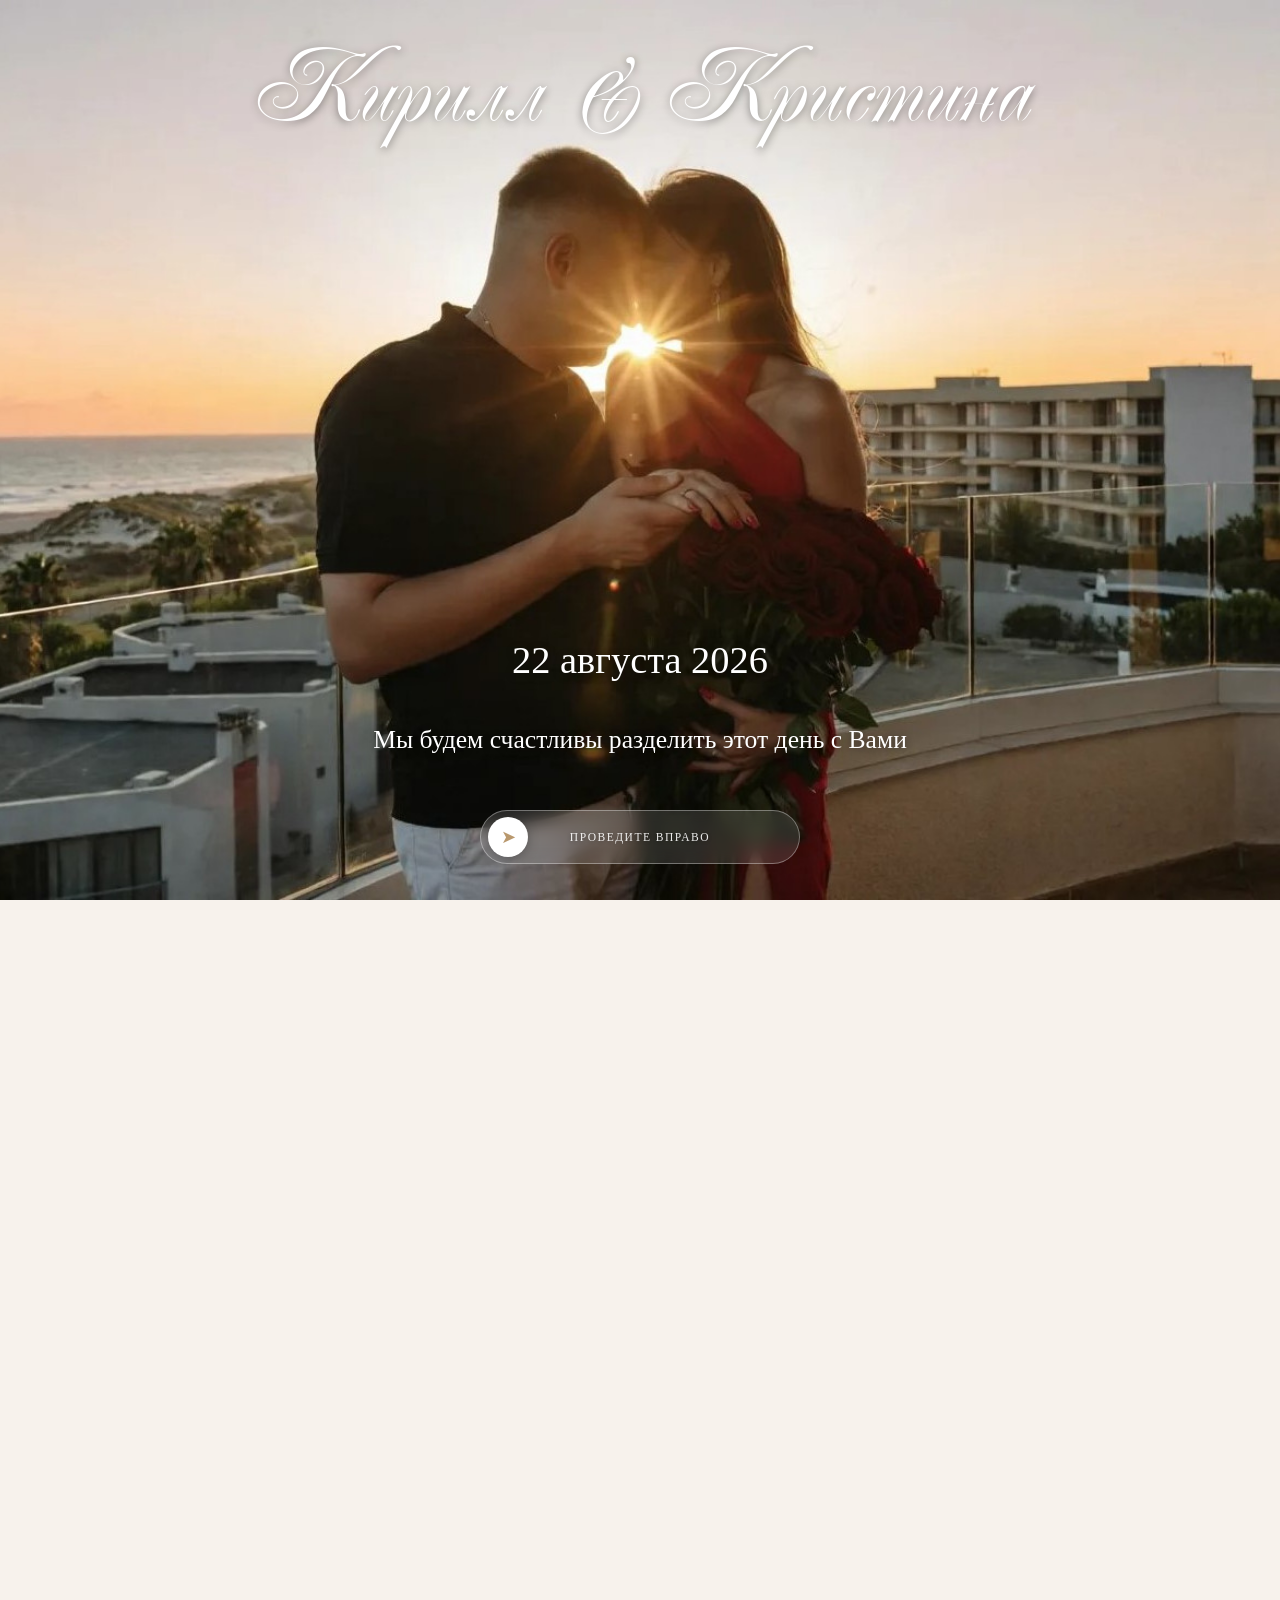
<file: index.html>
<!DOCTYPE html>
<html lang="ru">
<head>
  <meta charset="UTF-8">
  <meta name="viewport" content="width=device-width, initial-scale=1.0">
  <title>Кирилл & Кристина | Свадьба 22.08.2026</title>
  <link rel="stylesheet" href="assets/css/styles.css">
  <meta name="description" content="Приглашение на свадьбу Кирилла и Кристины. 22 августа 2026 года, Краснодар.">
</head>

<script>
	document.addEventListener('DOMContentLoaded', () => {
	const slider = document.getElementById('unlockSlider');
	const thumb = document.getElementById('sliderThumb');
	const track = slider.querySelector('.slider-track');
	let startX = 0, currentX = 0, maxDrag = 0, isDragging = false;

	// Рассчитываем максимальное смещение
	const calcMaxDrag = () => maxDrag = slider.offsetWidth - thumb.offsetWidth - 14;
	window.addEventListener('load', calcMaxDrag);
	window.addEventListener('resize', calcMaxDrag);

	const startDrag = (e) => {
		isDragging = true;
		startX = e.clientX ?? e.touches[0].clientX;
		thumb.classList.add('active');
		thumb.style.transition = 'none';
	};

	const moveDrag = (e) => {
		if (!isDragging) return;
		e.preventDefault();
		const x = e.clientX ?? e.touches[0].clientX;
		let diff = x - startX;
		diff = Math.max(0, Math.min(diff, maxDrag));
		currentX = diff;
		thumb.style.transform = `translateY(-50%) translateX(${currentX}px)`;
		track.style.width = `${(currentX / maxDrag) * 100}%`;
	};

	const endDrag = () => {
		if (!isDragging) return;
		isDragging = false;
		thumb.classList.remove('active');
		thumb.style.transition = 'transform 0.35s cubic-bezier(0.2, 0.8, 0.2, 1)';
		track.style.transition = 'width 0.35s cubic-bezier(0.2, 0.8, 0.2, 1)';

		// Если свайпнули >85% → открываем, иначе → возврат
		if (currentX > maxDrag * 0.85) {
		unlock();
		} else {
		currentX = 0;
		thumb.style.transform = 'translateY(-50%) translateX(0)';
		track.style.width = '0%';
		}
	};

	const unlock = () => {
		currentX = maxDrag;
		thumb.style.transform = `translateY(-50%) translateX(${maxDrag}px)`;
		track.style.width = '100%';

		slider.classList.add('unlocked');

		// Плавно разблокируем скролл и прокручиваем к контенту
		setTimeout(() => {
		document.body.classList.remove('lock-scroll');
		document.getElementById('site').scrollIntoView({ behavior: 'smooth' });
		}, 400);
	};

	slider.addEventListener('pointerdown', startDrag);
	document.addEventListener('pointermove', moveDrag);
	document.addEventListener('pointerup', endDrag);
	document.addEventListener('pointercancel', endDrag);
	});
</script>

<body class="lock-scroll">

  <!-- HERO -->
  <header class="hero">
    <img src="img/start.jpg" alt="Кирилл и Кристина">
    <div class="banner">Кирилл & Кристина</div>
    <div class="banner-date">22 августа 2026</div>
    <div class="banner-message">Мы будем счастливы разделить этот день с Вами</div>
    
	<div class="unlock-slider" id="unlockSlider">
  		<div class="slider-track"></div>
  		<div class="slider-thumb" id="sliderThumb">➤</div>
  		<span class="slider-text">проведите вправо</span>
	</div>
  </header>

	<main id="site">
		<!-- INVITATION -->
		<section class="invitation">
			<div class="timeline_container">
				<h2>Дорогие родные и близкие!</h2>
				
				<div class="invitation_content">
					<div class="invitation_image desktop-only">
						<img src="img/3402.png" alt="Кирилл и Кристина">
					</div>
							
					<p class="invitation-text">
						В нашей жизни произойдёт очень важное событие – наша свадьба!<br>
						Мы верим, что этот день станет красивым началом долгой и счастливой жизни!
					</p>
					<div class="divider"></div>
					
					<div class="calendar-section">
						<div class="month-year">Август 2026</div>
							<div class="calendar">
								<div class="day-header">Пн</div><div class="day-header">Вт</div><div class="day-header">Ср</div>
								<div class="day-header">Чт</div><div class="day-header">Пт</div><div class="day-header">Сб</div><div class="day-header">Вс</div>
								<div class="empty"></div><div class="empty"></div><div class="empty"></div><div class="empty"></div>
								<div class="empty"></div><div class="empty"></div><div class="day">1</div><div class="day">2</div>
								<div class="day">3</div><div class="day">4</div><div class="day">5</div><div class="day">6</div>
								<div class="day">7</div><div class="day">8</div><div class="day">9</div><div class="day">10</div>
								<div class="day">11</div><div class="day">12</div><div class="day">13</div><div class="day">14</div>
								<div class="day">15</div><div class="day">16</div><div class="day">17</div><div class="day">18</div>
								<div class="day">19</div><div class="day">20</div><div class="day">21</div><div class="day special">22</div>
								<div class="day">23</div><div class="day">24</div><div class="day">25</div><div class="day">26</div>
								<div class="day">27</div><div class="day">28</div><div class="day">29</div><div class="day">30</div>
								<div class="day">31</div>
							</div>
					</div>
				</div>
			</div>
		</section>

		<section class="timeline">
			<div class="timeline_container">
				<h2 class="timeline_title">Планы на день: Быть счастливыми</h2>

				<div class="timeline_item">
					<div class="timeline_image">
						<img src="img/ekaterininsky-zal.png" alt="Место регистрации">
					</div>
					<div class="timeline_content">
						<div class="event_header">
							<span class="event_time">12:30</span>
							<span class="event_name">Торжественная церемония</span>
						</div>
						<p class="event_location">Дворец бракосочетания «Екатерининский зал»<br>г. Краснодар, ул. Офицерская, 47</p>
						<p class="event_description">Будем очень рады, если вы приедете немного заранее к началу росписи, чтобы вместе с нами разделить этот трогательный момент.</p>
						<div class="map-card">
							<img src="img/zags-map-snippet.png" alt="Карта проезда к ЗАГС" class="map-card_img">
							<div class="map-card_footer">
								<span>Краснодар, улица Офицерская, 47</span>
								<a href="https://yandex.ru/maps/-/CPw7JO1Y" target="_blank" rel="noopener noreferrer" class="map-card_link">Открыть на карте ↗</a>
							</div>
						</div>
					</div>
				</div>

				<div class="timeline_item timeline_item--reverse">
					<div class="timeline_image">
						<img src="img/berega-rest.webp" alt="Ресторан Берега">
					</div>
					<div class="timeline_content">
							<div class="event_header">
								<span class="event_time">15:30</span>
								<span class="event_name">Фуршет</span>
							</div>
						<p class="event_location">Ресторан «Берега»</p>
						<p class="event_description">Продолжаем праздник за ужином, тёплыми тостами, громким смехом и танцами до последней песни — моментами, которые будем вспоминать ещё много лет.</p>
						<div class="map-card">
							<img src="img/berega-map-snippet.png" alt="Карта проезда к Ресторану" class="map-card_img">
							<div class="map-card_footer">
								<span>Краснодар, хутор Ленина, 383</span>
								<a href="https://yandex.ru/maps/-/CPwCEN6P" target="_blank" rel="noopener noreferrer" class="map-card_link">Открыть на карте ↗</a>
							</div>
						</div>
					</div>
				</div>

				<div class="timeline_item ">
					<div class="timeline_gallery">
						<div class="gallery-item span-wide"><img src="img/berega-rest-10.webp" alt="Фуршет 1"></div>
						<div class="gallery-item"><img src="img/berega-rest-11.webp" alt="Фуршет 2"></div>
						<div class="gallery-item"><img src="img/berega-rest-12.webp" alt="Фуршет 3"></div>
						<div class="gallery-item span-wide"><img src="img/berega-rest-13.webp" alt="Фуршет 4"></div>
					</div>
					<div class="timeline_content">
							<div class="event_header">
							<span class="event_time">17:00</span>
							<span class="event_name">Банкет</span>
							</div>
						<p class="event_location">Ресторан «Берега»<br>Краснодар, хутор Ленина, 383</p>
						<p class="event_description">Время знакомиться, общаться, делать красивые фотографии, наслаждаться закусками и поднимать бокалы за начало праздника</p>
						<div class="map-card">
							<img src="img/berega-map-snippet.png" alt="Карта проезда к Ресторану" class="map-card_img">
							<div class="map-card_footer">
								<span>Краснодар, хутор Ленина, 383</span>
								<a href="https://yandex.ru/maps/-/CPwCEN6P" target="_blank" rel="noopener noreferrer" class="map-card_link">Открыть на карте ↗</a>
							</div>
						</div>
					</div>
				</div>


		</div>
		</section>

		<section class="form">
		<h2>АНКЕТА ГОСТЯ</h2>
		<p>Пожалуйста, заполните небольшую анкету гостя. Это поможет нам сделать праздник ещё более комфортным для каждого из вас.</p>
		<a href="https://docs.google.com/forms/d/e/1FAIpQLSchgOE_0-2Ty6O9ewpMIGWy_wHdL8JrAdvfO4RG_BaAGJVtcQ/viewform" target="_blank" rel="noopener noreferrer">ЗАПОЛНИТЬ АНКЕТУ</a>
		</section>

		<section class="count-wrap">
			<img src="./img/3344.jpg" alt="Фоновое изображение">
			<div class="countdown">
				<h2>ДО НАШЕЙ СВАДЬБЫ ОСТАЛОСЬ</h2>
				<div class="grid">
					<div><span class="num" id="days">00</span><span class="lab">Дней</span></div>
					<div><span class="num" id="hours">00</span><span class="lab">Часов</span></div>
					<div><span class="num" id="minutes">00</span><span class="lab">Минут</span></div>
					<div><span class="num" id="seconds">00</span><span class="lab">Секунд</span></div>
				</div>
			</div>
		</section>
	</main>

	<script>
		document.addEventListener('DOMContentLoaded', () => {
		// Обратный отсчёт до 22 августа 2026, 12:30
			const weddingDate = new Date('2026-08-22T12:30:00').getTime();
			const updateCountdown = () => {
				const now = new Date().getTime();
				const distance = weddingDate - now;
				if (distance < 0) {
				document.querySelector('.countdown').innerHTML = '<div style="font-size:1.2rem; padding:10px;">Мы уже поженились!</div>';
				return;
				}
				document.getElementById('days').textContent = String(Math.floor(distance / (1000 * 60 * 60 * 24))).padStart(2, '0');
				document.getElementById('hours').textContent = String(Math.floor((distance % (1000 * 60 * 60 * 24)) / (1000 * 60 * 60))).padStart(2, '0');
				document.getElementById('minutes').textContent = String(Math.floor((distance % (1000 * 60 * 60)) / (1000 * 60))).padStart(2, '0');
				document.getElementById('seconds').textContent = String(Math.floor((distance % (1000 * 60)) / 1000)).padStart(2, '0');
			};
			updateCountdown();
			setInterval(updateCountdown, 1000);
		});
	</script>
	
</body>
</html>
</file>
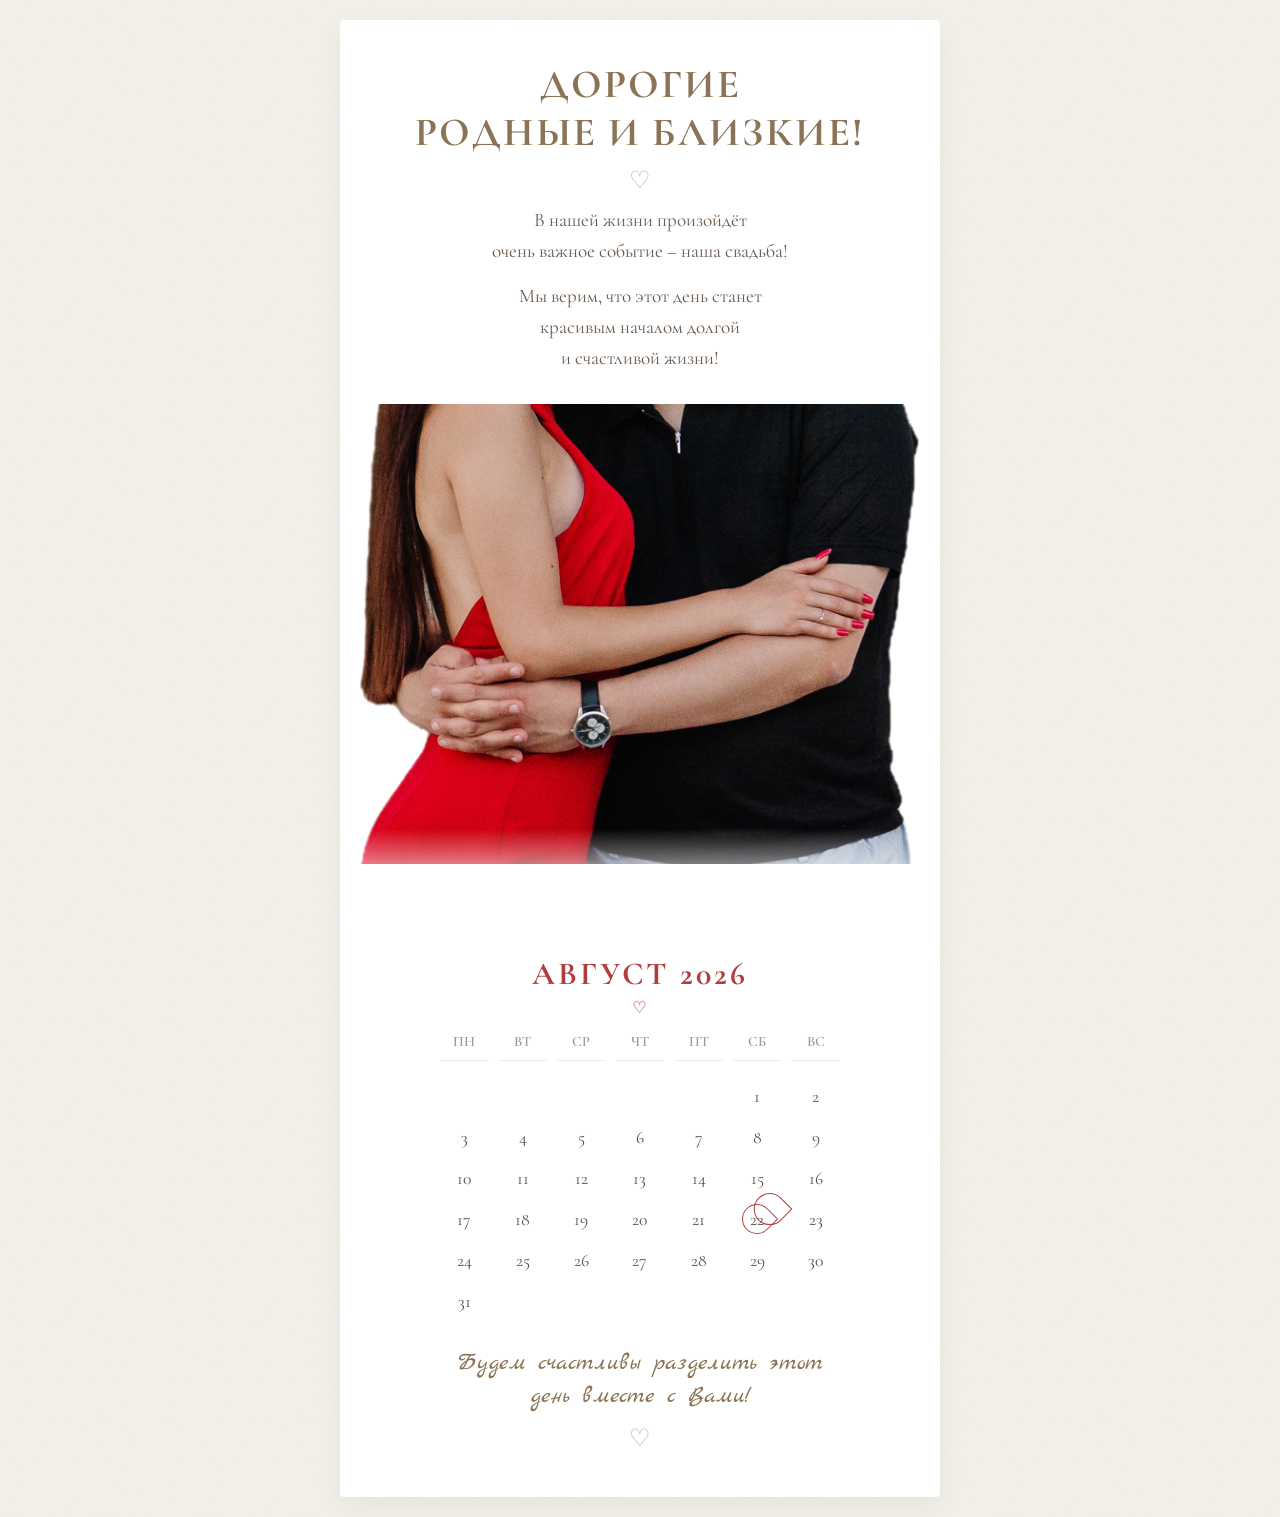
<file: test.html>
<!DOCTYPE html>
<html lang="ru">
<head>
    <meta charset="UTF-8">
    <meta name="viewport" content="width=device-width, initial-scale=1.0">
    <title>Приглашение на свадьбу</title>
    <link rel="preconnect" href="https://fonts.googleapis.com">
    <link rel="preconnect" href="https://fonts.gstatic.com" crossorigin>
    <link href="https://fonts.googleapis.com/css2?family=Cormorant+Garamond:ital,wght@0,400;0,600;1,400&family=Marck+Script&display=swap" rel="stylesheet">
    <style>
        * {
            margin: 0;
            padding: 0;
            box-sizing: border-box;
        }

        body {
            font-family: 'Cormorant Garamond', serif;
            background-color: #f4f1ea;
            background-image: url("data:image/svg+xml,%3Csvg width='100' height='100' viewBox='0 0 100 100' xmlns='http://www.w3.org/2000/svg'%3E%3Cfilter id='noise'%3E%3CfeTurbulence type='fractalNoise' baseFrequency='0.8' numOctaves='4' stitchTiles='stitch'/%3E%3C/filter%3E%3Crect width='100' height='100' filter='url(%23noise)' opacity='0.08'/%3E%3C/svg%3E");
            color: #5d4e4e;
            display: flex;
            justify-content: center;
            align-items: center;
            min-height: 100vh;
            padding: 20px;
        }

        .invitation-card {
            max-width: 600px;
            width: 100%;
            background: #fff;
            padding: 40px 20px;
            text-align: center;
            position: relative;
            box-shadow: 0 10px 30px rgba(0,0,0,0.05);
            border-radius: 4px;
        }

        /* Header Text */
        .header-text {
            margin-bottom: 30px;
        }

        .header-text h1 {
            font-size: 2.5rem;
            text-transform: uppercase;
            letter-spacing: 2px;
            color: #8b7355;
            margin-bottom: 10px;
            line-height: 1.2;
        }

        .header-text .divider {
            font-size: 1.5rem;
            color: #d4a5a5;
            margin: 10px 0;
        }

        .header-text p {
            font-size: 1.2rem;
            line-height: 1.6;
            margin-bottom: 15px;
            color: #6b5b4f;
        }

        /* Photo Section */
        .photo-wrapper {
            position: relative;
            margin: 30px 0;
            overflow: hidden;
            /* Creating the torn paper effect at the bottom */
            mask-image: linear-gradient(to bottom, black 85%, transparent 100%);
            -webkit-mask-image: linear-gradient(to bottom, black 85%, transparent 100%);
            mask-size: 100% 100%;
            /* Simulating tear with a complex gradient is hard, using a simpler clip-path approach for the container below instead */
        }

        .photo-wrapper img {
            width: 100%;
            height: auto;
            display: block;
            object-fit: cover;
            max-height: 500px;
        }

        /* The white torn edge overlay */
        .torn-edge {
            position: absolute;
            bottom: -20px;
            left: 0;
            width: 100%;
            height: 60px;
            background: #fff;
            /* SVG pattern for torn paper edge */
            background-image: url("data:image/svg+xml,%3Csvg xmlns='http://www.w3.org/2000/svg' viewBox='0 0 1200 60' preserveAspectRatio='none'%3E%3Cpath d='M0,30 Q150,60 300,30 T600,30 T900,30 T1200,30 V60 H0 Z' fill='%23ffffff'/%3E%3C/svg%3E");
            background-size: 100% 100%;
            z-index: 2;
        }

        /* Calendar Section */
        .calendar-section {
            margin-top: 20px;
            padding-top: 20px;
            position: relative;
            z-index: 3;
        }

        .month-year {
            font-size: 2rem;
            color: #b03e3e;
            text-transform: uppercase;
            letter-spacing: 3px;
            margin-bottom: 15px;
            position: relative;
            display: inline-block;
        }
        
        .month-year::after {
            content: '♡';
            display: block;
            font-size: 1rem;
            color: #d4a5a5;
            margin-top: 5px;
        }

        .calendar-grid {
            display: grid;
            grid-template-columns: repeat(7, 1fr);
            gap: 10px;
            max-width: 400px;
            margin: 0 auto 30px auto;
            text-align: center;
        }

        .day-name {
            font-size: 0.9rem;
            text-transform: uppercase;
            color: #999;
            font-weight: 600;
            padding-bottom: 10px;
            border-bottom: 1px solid #eee;
            margin-bottom: 10px;
        }

        .day-number {
            font-size: 1.1rem;
            padding: 5px;
            color: #5d4e4e;
        }

        .day-number.special {
            color: #b03e3e;
            font-weight: bold;
            position: relative;
        }

        .day-number.special::before {
            content: '';
            position: absolute;
            top: 50%;
            left: 50%;
            transform: translate(-50%, -50%);
            width: 35px;
            height: 35px;
            border: 1px solid #b03e3e;
            border-radius: 50% 50% 0 50%;
            transform: translate(-50%, -50%) rotate(-45deg);
            z-index: -1;
        }
        
        /* Fix for the heart shape on 22 */
        .day-22 {
            position: relative;
            display: flex;
            justify-content: center;
            align-items: center;
        }
        
        .heart-outline {
            position: absolute;
            width: 30px;
            height: 30px;
            border: 1px solid #b03e3e;
            transform: rotate(-45deg);
            border-radius: 50% 50% 0 50%;
            z-index: 0;
        }
        
        .heart-outline::before {
            content: '';
            position: absolute;
            width: 30px;
            height: 30px;
            border: 1px solid #b03e3e;
            border-radius: 50% 50% 0 50%;
            transform: rotate(0deg); /* Overlap to make heart shape */
        }

        /* Footer Text */
        .footer-text {
            font-family: 'Marck Script', cursive;
            font-size: 1.5rem;
            color: #8b7355;
            margin-top: 20px;
            line-height: 1.4;
        }

        .footer-heart {
            font-size: 1.5rem;
            color: #d4a5a5;
            margin-top: 10px;
            display: block;
        }

        /* Responsive */
        @media (max-width: 480px) {
            .header-text h1 { font-size: 1.8rem; }
            .header-text p { font-size: 1rem; }
            .calendar-grid { gap: 5px; max-width: 100%; }
            .day-name { font-size: 0.7rem; }
            .day-number { font-size: 0.9rem; }
            .month-year { font-size: 1.5rem; }
        }
    </style>
</head>
<body>

    <div class="invitation-card">
        <div class="header-text">
            <h1>Дорогие<br>Родные и Близкие!</h1>
            <div class="divider">♡</div>
            <p>В нашей жизни произойдёт<br>очень важное событие – наша свадьба!</p>
            <p>Мы верим, что этот день станет<br>красивым началом долгой<br>и счастливой жизни!</p>
        </div>

        <div class="photo-wrapper">
            <!-- Placeholder image matching the description -->
            <img src="img/3402.png" alt="Свадебная пара">
            <div class="torn-edge"></div>
        </div>

        <div class="calendar-section">
            <h2 class="month-year">Август 2026</h2>
            
            <div class="calendar-grid">
                <div class="day-name">Пн</div>
                <div class="day-name">Вт</div>
                <div class="day-name">Ср</div>
                <div class="day-name">Чт</div>
                <div class="day-name">Пт</div>
                <div class="day-name">Сб</div>
                <div class="day-name">Вс</div>

                <!-- Empty cells for start of month -->
                <div></div><div></div><div></div><div></div><div></div>
                
                <!-- Days -->
                <div class="day-number">1</div>
                <div class="day-number">2</div>
                <div class="day-number">3</div>
                <div class="day-number">4</div>
                <div class="day-number">5</div>
                <div class="day-number">6</div>
                <div class="day-number">7</div>
                <div class="day-number">8</div>
                <div class="day-number">9</div>
                <div class="day-number">10</div>
                <div class="day-number">11</div>
                <div class="day-number">12</div>
                <div class="day-number">13</div>
                <div class="day-number">14</div>
                <div class="day-number">15</div>
                <div class="day-number">16</div>
                <div class="day-number">17</div>
                <div class="day-number">18</div>
                <div class="day-number">19</div>
                <div class="day-number">20</div>
                <div class="day-number">21</div>
                
                <!-- Special Day 22 -->
                <div class="day-number day-22">
                    <div class="heart-outline"></div>
                    <span style="z-index: 1; position: relative;">22</span>
                </div>
                
                <div class="day-number">23</div>
                <div class="day-number">24</div>
                <div class="day-number">25</div>
                <div class="day-number">26</div>
                <div class="day-number">27</div>
                <div class="day-number">28</div>
                <div class="day-number">29</div>
                <div class="day-number">30</div>
                <div class="day-number">31</div>
            </div>

            <div class="footer-text">
                Будем счастливы разделить этот<br>день вместе с Вами!
                <span class="footer-heart">♡</span>
            </div>
        </div>
    </div>

</body>
</html>
</file>
<file: assets/css/styles.css>
@font-face {
  font-family: 'Nicoletta';
  src: url('../../assets/fonts/Nicoletta Script SHA_1.otf');
  font-display: swap;
}
@font-face {
  font-family: 'Majestic';
  src: url('../../assets/fonts/Majestic_Typeface/Majestic_0.ttf');
  font-display: swap;
}
@font-face {
  font-family: 'Sacramento';
  src: url('../../assets/fonts/Sacramento_Cyrillic/Sacramento.ttf');
  font-display: swap;
}
*, *::before, *::after {
  margin: 0;
  padding: 0;
  box-sizing: border-box;
}

html, body {
  width: 100%;
  overflow-x: hidden;
  margin: 0;
  background: #f7f2ec;
  font-family: Georgia, serif;
  color: #5b4c40;
  line-height: 1.6;
}

body.lock-scroll {
  overflow: hidden;
  height: 100vh;
  position: fixed;
  width: 100%;
}

#site {
  opacity: 0;
  transition: opacity 1s ease-in-out;
}
body:not(.lock-scroll) #site {
  opacity: 1;
}

/* HERO */
.hero {
  position: relative;
  height: 100svh;
  min-height: 600px;
  overflow: hidden;
}
.hero img {
  width: 100%;
  height: 100%;
  object-position: top center;
  object-fit: cover;
  display: block;
}
.banner, .banner-date, .banner-message {
  position: absolute;
  text-align: center;
  left: 50%;
  transform: translateX(-50%);
  color: white;
  text-shadow: 0 2px 8px rgba(0,0,0,0.4);
  width: 90%;
}
.banner { font-size: 8vw; top: 1%; font-family: 'Majestic';}
.banner-date { font-size: 3vw; top: 70%; }
.banner-message { font-size: 2vw; top: 80%; }

/* ========== UNLOCK SLIDER ========== */
.unlock-slider {
  position: absolute;
  left: 50%;
  top: 90%;
  transform: translateX(-50%) translateY(0);
  width: min(85vw, 320px);
  height: 54px;
  background: rgba(255, 255, 255, 0.12);
  border: 1px solid rgba(255, 255, 255, 0.35);
  border-radius: 27px;
  backdrop-filter: blur(8px);
  display: flex;
  align-items: center;
  cursor: grab;
  user-select: none;
  touch-action: none;
  overflow: hidden;
  z-index: 10;
  opacity: 1;                                           /*Начальная видимость */
  transition: opacity 0.4s ease, transform 0.4s ease;   /*Плавное скрытие */
}
.slider-track {
  position: absolute;
  left: 0; top: 0; bottom: 0;
  width: 0%;
  background: linear-gradient(90deg, rgba(185, 152, 109, 0.4), rgba(185, 152, 109, 0.85));
  border-radius: 27px;
  transition: width 0.15s linear;
  pointer-events: none;
}
.slider-thumb {
  position: absolute;
  left: 7px;
  top: 50%;
  transform: translateY(-50%);
  width: 40px;
  height: 40px;
  background: #fff;
  border-radius: 50%;
  box-shadow: 0 3px 12px rgba(0,0,0,0.25);
  display: flex;
  align-items: center;
  justify-content: center;
  color: #b9986d;
  font-size: 1.1rem;
  z-index: 2;
  pointer-events: none;
}
.slider-thumb.active {
  box-shadow: 0 0 0 6px rgba(255,255,255,0.25);
}
.slider-text {
  position: relative;
  z-index: 1;
  width: 100%;
  text-align: center;
  color: #fff;
  font-size: 0.72rem;
  letter-spacing: 1.5px;
  text-transform: uppercase;
  text-shadow: 0 1px 4px rgba(0,0,0,0.3);
  opacity: 0.9;
  pointer-events: none;
  transition: opacity 0.2s;
}
.unlock-slider.unlocked {
  opacity: 0;                                   /* Полная прозрачность */
  transform: translateX(-50%) translateY(25px); /* Легкое смещение вниз */
  pointer-events: none;                         /* Отключаем клики */
  cursor: default;
}
.unlock-slider.unlocked .slider-track { width: 100% !important; }
.unlock-slider.unlocked .slider-text { opacity: 0; }

@media (max-width: 768px) {
  .unlock-slider { top: 85%; height: 50px; }
  .slider-thumb { width: 36px; height: 36px; font-size: 1rem; }
  .slider-text { font-size: 0.65rem; }
}

/* INVITATION */
.invitation {
  padding: 60px 20px;
  background: #fffef9;
  width: 100%;
}
.invitation_container {
  max-width: 1000px;
  width: 100%;
  margin: 0 auto;
  display: flex;
  gap: 40px;
  align-items: flex-start;
}
.invitation_content {
  flex: 1;
  background: #ffffff;
  padding: 40px;
  border-radius: 12px;
  box-shadow: 0 4px 24px rgba(0, 0, 0, 0.06);
  text-align: center;
  position: relative;
  min-width: 0;
}
.invitation_content::before {
  content: '';
  position: absolute;
  inset: 15px;
  border: 2px solid #d4c4b0;
  border-radius: 8px;
  pointer-events: none;
}
.invitation_content h1 {
  color: #8b7355;
  font-size: 2em;
  margin-bottom: 10px;
  font-weight: normal;
  letter-spacing: 2px;
  text-transform: uppercase;
}
.invitation_image { flex: 1; min-width: 0; }
.invitation_image img {
  width: 100%;
  height: auto;
  display: block;
  object-fit: cover;
  border-radius: 12px;
}

.divider {
  width: 60px;
  height: 2px;
  background: #d4c4b0;
  margin: 20px auto;
  position: relative;
}
.divider::after {
  content: '♡';
  position: absolute;
  top: 50%;
  left: 50%;
  transform: translate(-50%, -50%);
  background: #fff;
  color: #d4c4b0;
  padding: 0 10px;
  font-size: 14px;
}
.invitation-text {
  color: #6b5b4f;
  font-size: 1.1em;
  line-height: 1.8;
  margin: 25px 0;
  font-style: italic;
}

.calendar-section { margin-top: 40px; }
.month-year {
  color: #8b7355;
  font-size: 1.5em;
  margin-bottom: 20px;
  letter-spacing: 3px;
  text-transform: uppercase;
  position: relative;
  display: inline-block;
}
.month-year::before, .month-year::after {
  content: '';
  position: absolute;
  top: 50%;
  width: 60px;
  height: 1px;
  background: #d4c4b0;
}
.month-year::before { right: 100%; margin-right: 15px; }
.month-year::after { left: 100%; margin-left: 15px; }

.calendar {
  display: grid;
  grid-template-columns: repeat(7, 1fr);
  gap: 8px;
  max-width: 400px;
  margin: 0 auto;
}
.day-header {
  color: #8b7355;
  font-size: 0.8em;
  font-weight: bold;
  padding: 5px 2px;
  text-transform: uppercase;
}
.day {
  aspect-ratio: 1;
  display: flex;
  align-items: center;
  justify-content: center;
  color: #6b5b4f;
  font-size: 1em;
  border-radius: 50%;
  transition: all 0.3s ease;
}
.day.special {
  color: #fff;
  background: #d4a5a5;
  font-weight: bold;
  animation: pulse 2s infinite;
  box-shadow: 0 0 10px rgba(212, 165, 165, 0.4);
}
@keyframes pulse {
  0%, 100% { transform: scale(1); }
  50% { transform: scale(1.08); }
}
.empty { visibility: hidden; }

/* TIMELINE */
.timeline { padding: 60px 20px; background: #fffef9; }
.timeline_container {
  max-width: 1100px;
  margin: 0 auto;
}
.timeline_title {
  text-align: center;
  font-size: 2em;
  color: #8b7355;
  margin-bottom: 30px;
  font-weight: normal;
  letter-spacing: 3px;
  text-transform: uppercase;
}
.timeline_item {
  display: flex;
  gap: 30px;
  align-items: stretch;
  background: #fff;
  padding: 30px;
  border-radius: 12px;
  box-shadow: 0 4px 24px rgba(0, 0, 0, 0.06);
  margin-bottom: 30px;
}
.timeline_item:last-child { margin-bottom: 0; }
.timeline_image, .timeline_content { flex: 1; min-width: 0; }
.timeline_image img {
  width: 100%;
  height: 100%;
  object-fit: cover;
  border-radius: 8px;
  display: block;
  object-fit: cover;
}
.timeline_content { display: flex; flex-direction: column; gap: 10px; }

.event_header { display: flex; align-items: baseline; gap: 15px; flex-wrap: wrap; }
.event_time { font-size: 1.8em; color: #a5835f; font-weight: bold; }
.event_name { font-size: 1.3em; color: #4a3f35; text-transform: uppercase; letter-spacing: 1px; }
.event_location { display: flex; align-items: flex-start; gap: 10px; color: #6b5b4f; line-height: 1.5; }
.event_description { color: #5b4c40; font-style: italic; margin: 10px 0 20px; }

.map-card {
  border: 1px solid #e8e0d5;
  border-radius: 12px;
  background: #faf8f5;
  margin-top: auto;
}
.map-card_footer {
  padding: 12px 15px;
  display: flex;
  justify-content: space-between;
  align-items: center;
  border-top: 1px solid #e8e0d5;
  flex-wrap: wrap;
  gap: 10px;
  font-size: 0.9em;
  color: #8b7355;
}
.map-card_img {
    width: 100%;
    height: auto;
    display: block;
}
.map-card_link {
  color: #8b7355;
  text-decoration: none;
  font-weight: 500;
}
.timeline_item--reverse .timeline_image { order: 2; }
.timeline_item--reverse .timeline_content { order: 1; }

.timeline_gallery {
  flex: 1;
  display: grid;
  grid-template-columns: repeat(3, 1fr);
  grid-template-rows: repeat(2, 300px);
  gap: 8px;
}
.gallery-item { border-radius: 6px; overflow: hidden; }
.gallery-item img { width: 100%; height: 100%; object-fit: cover; display: block; }
.gallery-item.span-wide { grid-column: span 2; }

/* FORM & COUNTDOWN */
.form {
  padding: 60px 20px;
  text-align: center;
  background: #f7f2ec;
}
.form h2 { font-size: 2.5rem; color: #a5835f; margin-bottom: 20px; }
.form p { max-width: 800px; margin: 0 auto 30px; }
.form a {
  display: inline-block;
  padding: 15px 30px;
  background: #b9986d;
  color: white;
  border-radius: 40px;
  text-decoration: none;
  transition: transform 0.2s, background 0.3s;
}
.form a:hover { background: #a3845c; transform: translateY(-2px); }

.count-wrap { position: relative; width: 100%; }
.count-wrap img { width: 100%; height: auto; display: block; }
.countdown {
  position: absolute;
  left: 50%;
  transform: translateX(-50%);
  bottom: 10%;
  width: 90%;
  max-width: 600px;
  background: rgba(0, 0, 0, .42);
  color: white;
  border-radius: 24px;
  padding: 20px;
  backdrop-filter: blur(5px);
}
.countdown h2 {
    text-align: center;
}
.grid { display: flex; justify-content: center; gap: 20px; flex-wrap: wrap; }
.num { font-size: 2.5rem; font-weight: bold; display: block; }
.lab { font-size: 0.9rem; text-transform: uppercase; display: block; margin-top: 5px; }

/* MOBILE */
@media (max-width: 1024px) {
  .invitation_container { flex-direction: column; align-items: center; }
  .invitation_content, .invitation_image { max-width: 600px; }
}
@media (max-width: 768px) {
  .banner { font-size: 10vw; top: 3%; }
  .banner-date, .banner-message { font-size: 4 vw; }
  .banner-date { top: 75%; }
  .banner-message { top: 82%; }
  .open-btn { top: 85%; padding: 10px 20px; }
  .invitation, .timeline, .form { padding: 40px 15px; }
  .invitation_content { padding: 25px 15px; }             
  .timeline_item { flex-direction: column; padding: 20px; gap: 20px; }
  .timeline_item--reverse .timeline_image,
  .timeline_item--reverse .timeline_content { order: unset; }
  .event_header { flex-direction: column; gap: 5px; }
  .event_time { font-size: 1.5em; }
  .timeline_gallery { grid-template-columns: repeat(3, 1fr); min-height: 50px; }
  .gallery-item.span-wide { grid-column: span 2; }
  .form h2 { font-size: 1.8rem; }
  .form a { padding: 12px 25px; }
  .num { font-size: 1.8rem; }
  .countdown { bottom: 5%; padding: 15px; }
}
@media (max-width: 480px) {
  .calendar { gap: 4px; }
  .day-header { font-size: 0.7em; }
  .day { font-size: 0.85em; }
  .invitation_content h1 { font-size: 1.2em; }
  .timeline_title { font-size: 1.5em; }
  .event_name { font-size: 1.1em; }
}
</file>
